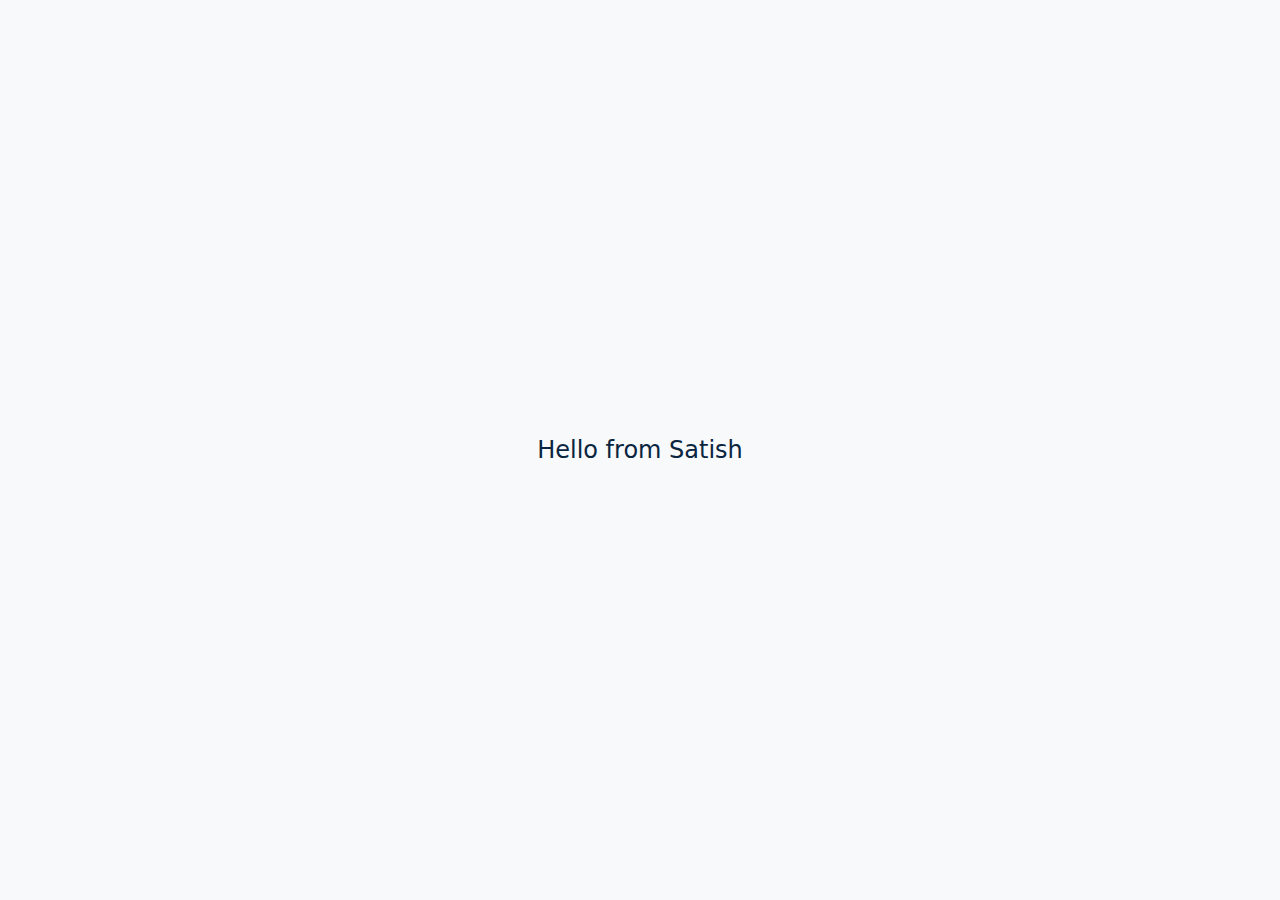
<file: hello.html>
<!DOCTYPE html>
<html lang="en">
<head>
  <meta charset="utf-8" />
  <meta name="viewport" content="width=device-width, initial-scale=1" />
  <title>Hello from Satish</title>
  <style>
    body {
      margin: 0;
      height: 100vh;
      display: flex;
      align-items: center;
      justify-content: center;
      font-family: system-ui, -apple-system, "Segoe UI", Roboto, "Helvetica Neue", Arial;
      background: #f7f9fb;
      color: #0a2540;
    }
    .msg { font-size: 1.5rem; }
  </style>
</head>
<body>
  <div class="msg" role="main" aria-live="polite">Hello from Satish</div>
</body>
</html>
</file>
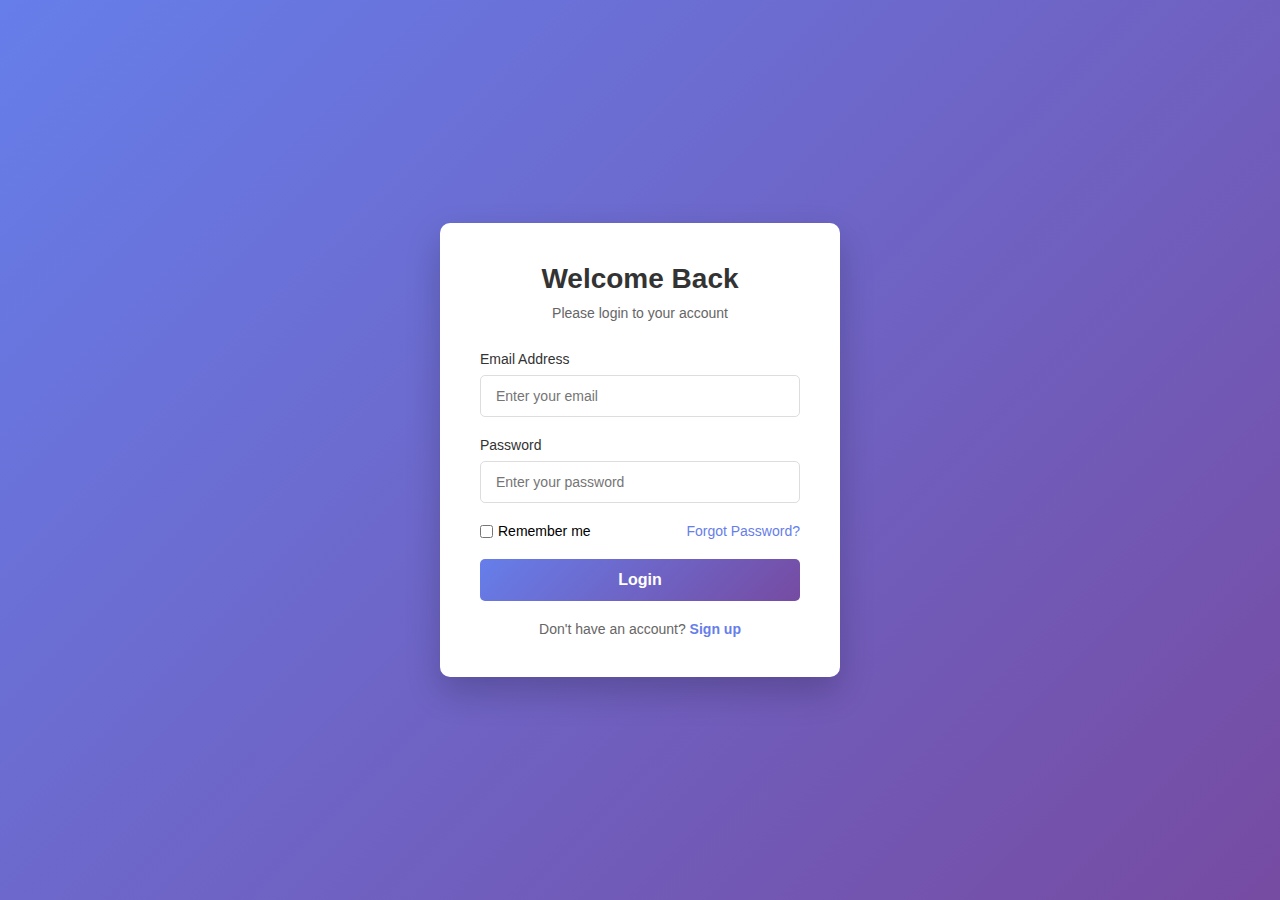
<file: login.html>
<!DOCTYPE html>
<html lang="en">
<head>
    <meta charset="UTF-8">
    <meta name="viewport" content="width=device-width, initial-scale=1.0">
    <title>Login Page</title>
    <style>
        * {
            margin: 0;
            padding: 0;
            box-sizing: border-box;
        }

        body {
            font-family: 'Segoe UI', Tahoma, Geneva, Verdana, sans-serif;
            background: linear-gradient(135deg, #667eea 0%, #764ba2 100%);
            min-height: 100vh;
            display: flex;
            justify-content: center;
            align-items: center;
        }

        .login-container {
            background: white;
            padding: 40px;
            border-radius: 10px;
            box-shadow: 0 15px 35px rgba(0, 0, 0, 0.2);
            width: 100%;
            max-width: 400px;
        }

        .login-header {
            text-align: center;
            margin-bottom: 30px;
        }

            .login-header h1 {
                color: #333;
                font-size: 28px;
                margin-bottom: 10px;
            }

            .login-header p {
                color: #666;
                font-size: 14px;
            }

        .form-group {
            margin-bottom: 20px;
        }

            .form-group label {
                display: block;
                margin-bottom: 8px;
                color: #333;
                font-weight: 500;
                font-size: 14px;
            }

            .form-group input {
                width: 100%;
                padding: 12px 15px;
                border: 1px solid #ddd;
                border-radius: 5px;
                font-size: 14px;
                transition: border-color 0.3s;
            }

                .form-group input:focus {
                    outline: none;
                    border-color: #667eea;
                }

        .form-options {
            display: flex;
            justify-content: space-between;
            align-items: center;
            margin-bottom: 20px;
            font-size: 14px;
        }

        .remember-me {
            display: flex;
            align-items: center;
            gap: 5px;
        }

            .remember-me input[type="checkbox"] {
                cursor: pointer;
            }

        .forgot-password {
            color: #667eea;
            text-decoration: none;
            transition: color 0.3s;
        }

            .forgot-password:hover {
                color: #764ba2;
            }

        .login-button {
            width: 100%;
            padding: 12px;
            background: linear-gradient(135deg, #667eea 0%, #764ba2 100%);
            color: white;
            border: none;
            border-radius: 5px;
            font-size: 16px;
            font-weight: 600;
            cursor: pointer;
            transition: transform 0.2s;
        }

            .login-button:hover {
                transform: translateY(-2px);
                box-shadow: 0 5px 15px rgba(102, 126, 234, 0.4);
            }

            .login-button:active {
                transform: translateY(0);
            }

        .signup-link {
            text-align: center;
            margin-top: 20px;
            font-size: 14px;
            color: #666;
        }

            .signup-link a {
                color: #667eea;
                text-decoration: none;
                font-weight: 600;
            }

                .signup-link a:hover {
                    text-decoration: underline;
                }
    </style>
</head>
<body>
    <div class="login-container">
        <div class="login-header">
            <h1>Welcome Back</h1>
            <p>Please login to your account</p>
        </div>

        <form id="loginForm" onsubmit="handleLogin(event)">
            <div class="form-group">
                <label for="email">Email Address</label>
                <input type="email" id="email" name="email" placeholder="Enter your email" required>
            </div>

            <div class="form-group">
                <label for="password">Password</label>
                <input type="password" id="password" name="password" placeholder="Enter your password" required>
            </div>

            <div class="form-options">
                <div class="remember-me">
                    <input type="checkbox" id="remember" name="remember">
                    <label for="remember">Remember me</label>
                </div>
                <a href="#" class="forgot-password">Forgot Password?</a>
            </div>

            <button type="submit" class="login-button">Login</button>
        </form>

        <div class="signup-link">
            Don't have an account? <a href="#">Sign up</a>
        </div>
    </div>

    <script>
        function handleLogin(event) {
            event.preventDefault();

            const email = document.getElementById('email').value;
            const password = document.getElementById('password').value;
            const remember = document.getElementById('remember').checked;

            // Add your login logic here
            console.log('Login attempt:', { email, password, remember });

            // Example: Show success message
            alert('Login functionality would be implemented here.\nEmail: ' + email);

            // In a real application, you would send this data to your server
            // fetch('/api/login', {
            //     method: 'POST',
            //     headers: { 'Content-Type': 'application/json' },
            //     body: JSON.stringify({ email, password, remember })
            // });
        }
    </script>
</body>
</html>
</file>
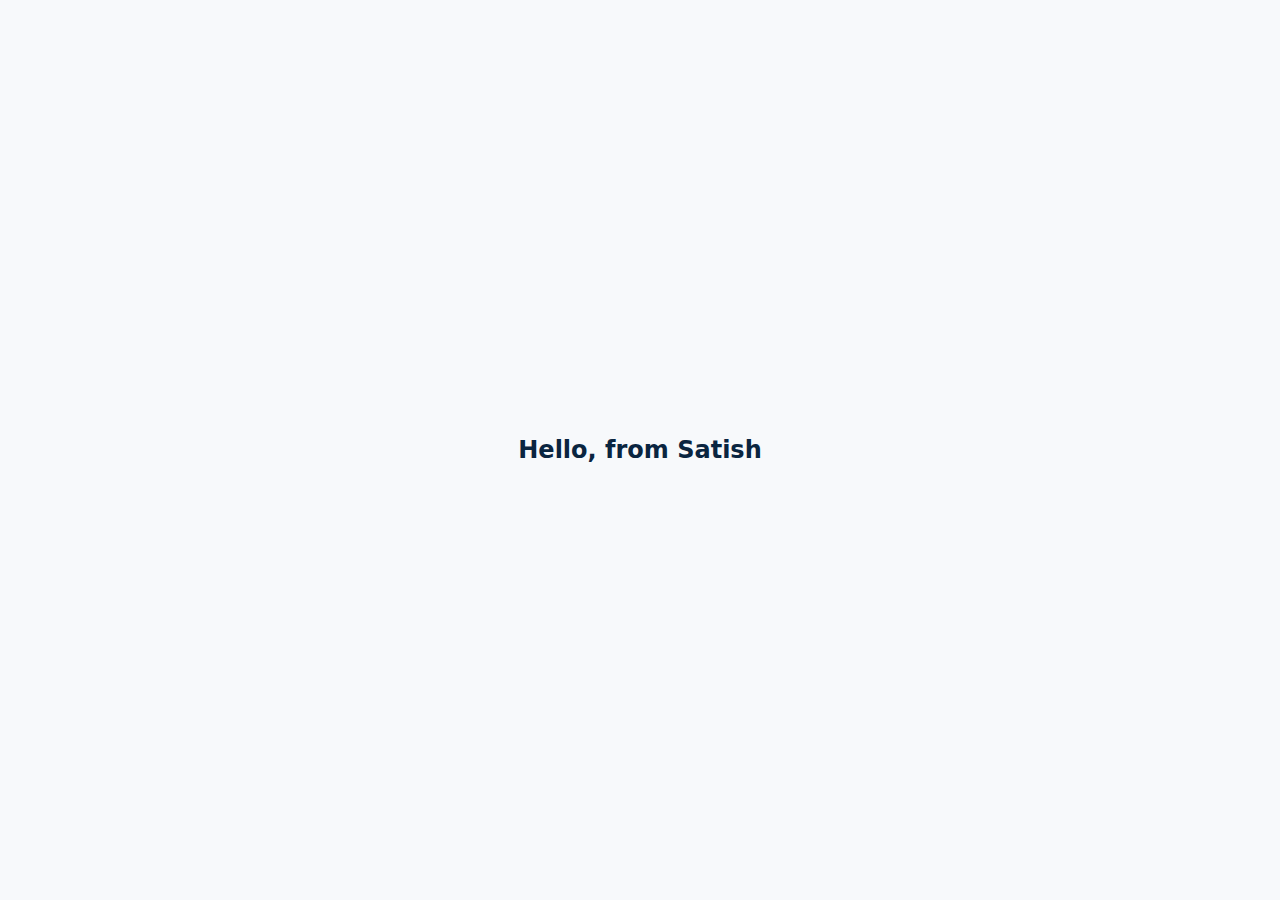
<file: satish.html>
<!DOCTYPE html>
<html lang="en">
<head>
  <meta charset="utf-8" />
  <meta name="viewport" content="width=device-width, initial-scale=1" />
  <title>Satish</title>
  <style>
    :root { color-scheme: light dark; }
    html,body { height:100%; margin:0; font-family: system-ui, -apple-system, "Segoe UI", Roboto, Arial; background:#f7f9fb; color:#0a2540; }
    .center { height:100%; display:flex; align-items:center; justify-content:center; }
    h1 { font-size:1.5rem; margin:0; }
  </style>
</head>
<body>
  <main class="center" role="main" aria-live="polite">
    <h1>Hello, from Satish</h1>
  </main>
</body>
</html>
</file>
